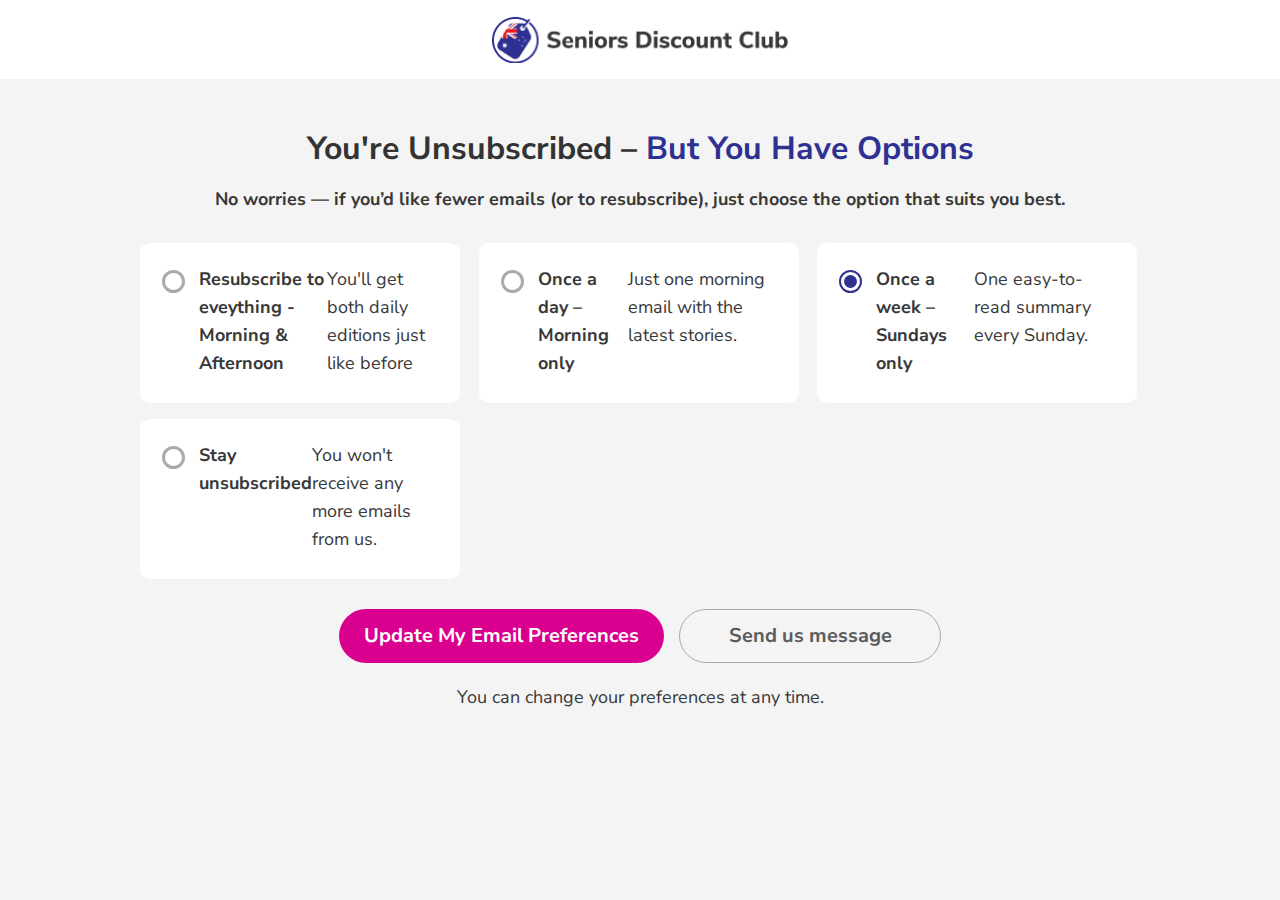
<file: index.html>
<!DOCTYPE html>
<html lang="en">
  <head>
    <meta charset="UTF-8" />
    <meta name="viewport" content="width=device-width, initial-scale=1.0" />
    <title>Email Preferences - Seniors Discount Club</title>
    <link rel="preconnect" href="https://fonts.googleapis.com" />
    <link rel="preconnect" href="https://fonts.gstatic.com" crossorigin />
    <link
      href="https://fonts.googleapis.com/css2?family=Nunito+Sans:ital,opsz,wght@0,6..12,200..1000;1,6..12,200..1000&display=swap"
      rel="stylesheet"
    />
    <link rel="stylesheet" href="style.css" />
  </head>
  <body>
    <header class="site-header">
      <img src="public/sdc_logo.png" alt="Seniors Discount Club Logo" />
      <!-- IMPORTANT: Replace src with your actual logo URL -->
    </header>

    <main class="container">
      <h1>
        You're Unsubscribed –
        <span class="highlight">But You Have Options</span>
      </h1>
      <h5 class="subtitle">
        No worries — if you’d like fewer emails (or to resubscribe), just choose
        the option that suits you best.
      </h5>

      <form action="#" method="post">
        <!-- Add your form action URL here -->
        <div class="options-grid">
          <label for="resubscribe" class="option-card">
            <input
              type="radio"
              id="resubscribe"
              name="subscription_preference"
              value="all"
            />

            <h5 class="option-title">
              Resubscribe to eveything - Morning & Afternoon
            </h5>
            <span class="option-description"
              >You'll get both daily editions just like before</span
            >
          </label>

          <label for="once_day" class="option-card">
            <input
              type="radio"
              id="once_day"
              name="subscription_preference"
              value="morning"
            />

            <h5 class="option-title">Once a day – Morning only</h5>
            <span class="option-description"
              >Just one morning email with the latest stories.</span
            >
          </label>

          <label for="once_week" class="option-card">
            <input
              type="radio"
              id="once_week"
              name="subscription_preference"
              value="sunday"
              checked
            />
            <!-- Default checked here -->

            <h5 class="option-title">Once a week – Sundays only</h5>
            <span class="option-description"
              >One easy-to-read summary every Sunday.</span
            >
          </label>

          <label for="unsubscribed" class="option-card">
            <input
              type="radio"
              id="unsubscribed"
              name="subscription_preference"
              value="none"
            />

            <h5 class="option-title">Stay unsubscribed</h5>
            <span class="option-description"
              >You won't receive any more emails from us.</span
            >
          </label>
        </div>

        <div class="button-group">
          <button type="submit" class="btn btn-primary">
            <h5>Update My Email Preferences</h5>
          </button>
          <button
            type="button"
            class="btn btn-secondary"
            onclick="window.open('https://seniorsdiscountclub.com.au/misc/contact', '_blank')"
          >
            <h5>Send us message</h5>
          </button>
          <!-- Use type="button" if it doesn't submit the form, or change to an <a> link if needed -->
        </div>
      </form>

      <p class="footer-note">You can change your preferences at any time.</p>
    </main>

    <script src="script.js"></script>
    <!-- Link to the JavaScript file -->
  </body>
</html>
</file>
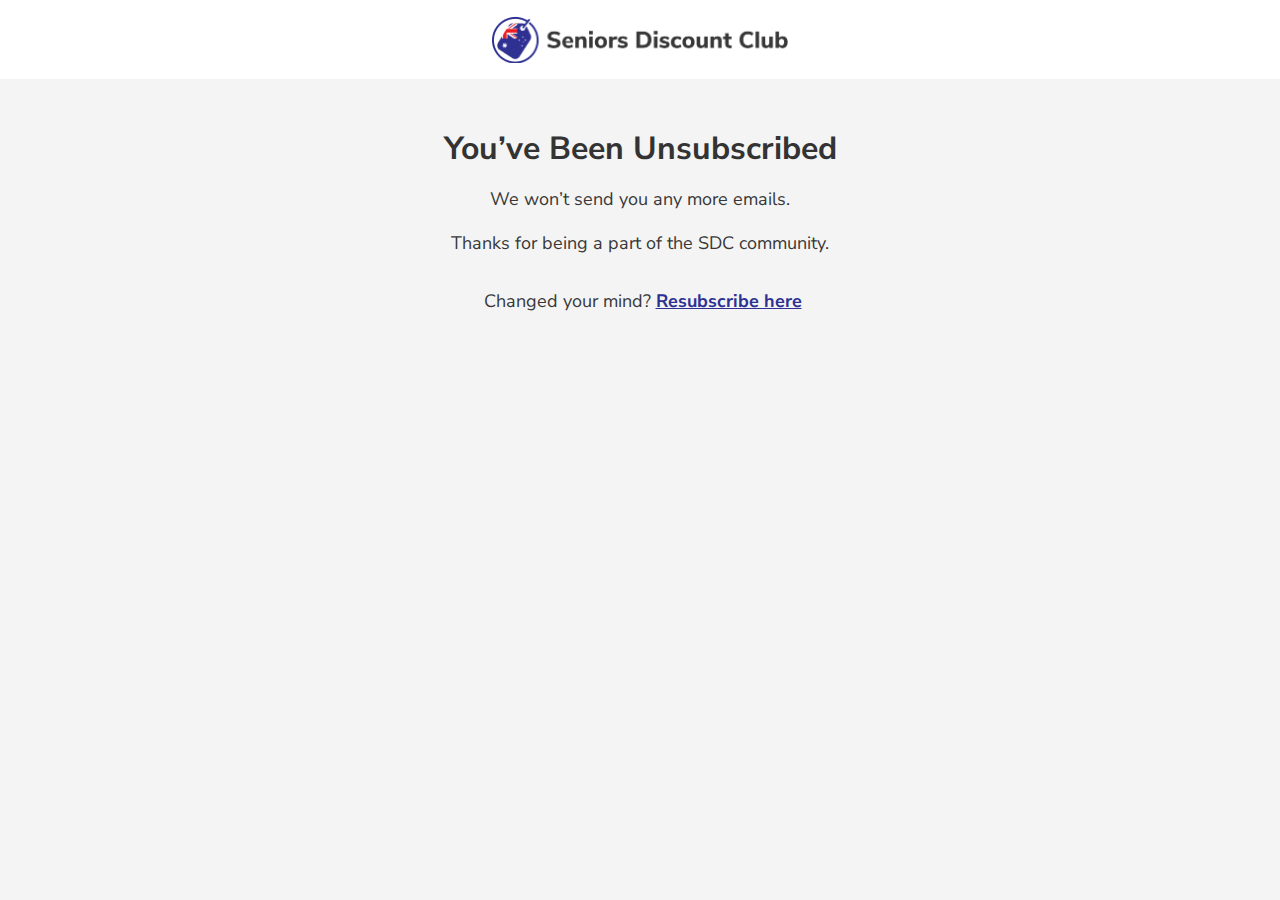
<file: confirm_unsub_page.html>
<!DOCTYPE html>
<html lang="en">
  <head>
    <meta charset="UTF-8" />
    <meta name="viewport" content="width=device-width, initial-scale=1.0" />
    <title>Email Preferences - Seniors Discount Club</title>
    <link rel="preconnect" href="https://fonts.googleapis.com" />
    <link rel="preconnect" href="https://fonts.gstatic.com" crossorigin />
    <link
      href="https://fonts.googleapis.com/css2?family=Nunito+Sans:ital,opsz,wght@0,6..12,200..1000;1,6..12,200..1000&display=swap"
      rel="stylesheet"
    />
    <link rel="stylesheet" href="style.css" />
  </head>
  <body>
    <header class="site-header">
      <img src="public/sdc_logo.png" alt="Seniors Discount Club Logo" />
      <!-- IMPORTANT: Replace src with your actual logo URL -->
    </header>

    <main class="container">
      <h1>You’ve Been Unsubscribed</h1>
      <p class="note first-line">We won’t send you any more emails.</p>
      <p class="note">Thanks for being a part of the SDC community.</p>

      <p class="footer-note">
         Changed your mind?
        <a class="contact-url" href="index.html" rel="noopener noreferrer"
          >Resubscribe here</a
        >
      </p>
    </main>

    <script src="script.js"></script>
    <!-- Link to the JavaScript file -->
  </body>
</html>
<!-- onclick="window.open('https://seniorsdiscountclub.com.au/misc/contact', '_blank')" -->
</file>
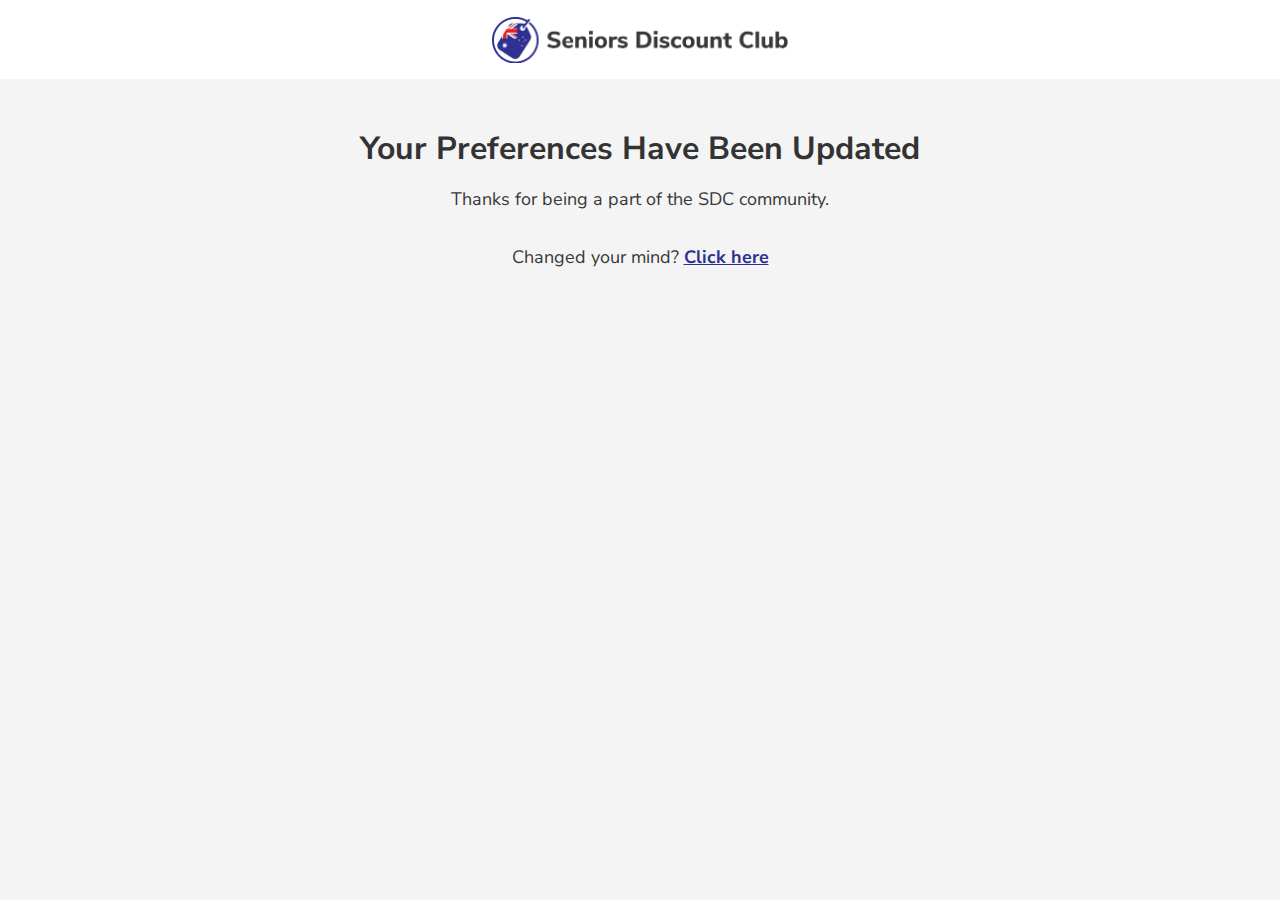
<file: confirm_update_page.html>
<!DOCTYPE html>
<html lang="en">
  <head>
    <meta charset="UTF-8" />
    <meta name="viewport" content="width=device-width, initial-scale=1.0" />
    <title>Email Preferences - Seniors Discount Club</title>
    <link rel="preconnect" href="https://fonts.googleapis.com" />
    <link rel="preconnect" href="https://fonts.gstatic.com" crossorigin />
    <link
      href="https://fonts.googleapis.com/css2?family=Nunito+Sans:ital,opsz,wght@0,6..12,200..1000;1,6..12,200..1000&display=swap"
      rel="stylesheet"
    />
    <link rel="stylesheet" href="style.css" />
  </head>
  <body>
    <header class="site-header">
      <img src="public/sdc_logo.png" alt="Seniors Discount Club Logo" />
      <!-- IMPORTANT: Replace src with your actual logo URL -->
    </header>

    <main class="container">
      <h1>Your Preferences Have Been Updated</h1>
      <p class="note">Thanks for being a part of the SDC community.</p>

      <p class="footer-note">
        Changed your mind?
        <a class="contact-url" href="index.html" rel="noopener noreferrer">
          Click here</a
        >
      </p>
    </main>

    <script src="script.js"></script>
    <!-- Link to the JavaScript file -->
  </body>
</html>
<!-- onclick="window.open('https://seniorsdiscountclub.com.au/misc/contact', '_blank')" -->
</file>
<file: style.css>
:root {
  --primary-color: #da008f;
  --secondary-color: #5b5b5b;
  --secondary-color-2: #aaa;
  --main-text-color: #383838; /* Blue color */
  --sdc-color: #2e3192; /* Pink color */
  --background-color: #f4f4f4; /* Light grey background */
  --background-light-color: #fff; /* White background */
  --gradient-bg-color: linear-gradient(180deg, #dfdfdf 0%, #f4f4f4 100%);
  --border-radius: 10px;
  --border-thickness: 2px;
}
/* Basic Reset & Defaults */
* {
  box-sizing: border-box;
  margin: 0;
  padding: 0;
}

body {
  font-family: "Nunito Sans", sans-serif;
  line-height: 1.6;
  color: #333;
  background: var(--background-color); /* Light grey background */

  padding-bottom: 40px;
}
button {
  font-family: "Nunito Sans", sans-serif;
}

/* Header */
.site-header {
  background-color: #fff; /* White header background */
  padding: 1rem 0;
  text-align: center;
  display: flex;
  justify-content: center;
  margin-bottom: 3.125rem;
}

.site-header img {
  max-height: 47px; /* Adjust as needed */
  width: auto;
}

/* Main Container */
.container {
  max-width: 1000px;
  margin: 0 auto;
  padding: 0;
  text-align: center;
}

h1 {
  font-size: 2rem;
  line-height: 40px;
  color: #333;
  font-weight: 700;
}

h5 {
  font-size: 1.125rem;
  color: var(--main-text-color);
  font-weight: 700;
  line-height: 28px;
}

.container > h1 {
  margin-bottom: 1rem;
}

.container > h1 .highlight {
  color: var(--sdc-color); /* Adjust purple color if needed */
}

h5.subtitle {
  margin-bottom: 1.875rem;
}
/* unsub or update note */
p.note {
  font-size: 1.125rem;
  font-weight: 400;
  line-height: 28px;
  color: var(--main-text-color);
  margin-bottom: 1.875rem; /* Space between note and options */
}

p.note.first-line {
  margin-bottom: 1rem;
}

/* Options Grid */
.options-grid {
  display: grid;
  grid-template-columns: repeat(3, 1fr); /* 4 columns on desktop */
  gap: 16px;
  margin-bottom: 1.875rem; /* Space between options and button group */
  text-align: left;
}

/* Option Card Styling */
.option-card {
  cursor: pointer;

  width: 320px;
  height: 160px;
  background-color: var(--background-light-color);
  border-radius: var(--border-radius);
  padding: 1.25rem; /* 20px padding */
  border: 2px solid #fff; /* Grey border */

  display: flex; /* Use flex to align radio and label */
  flex-direction: row;
  align-items: flex-start; /* Align items to the top */
  gap: 0; /* Space between radio and text */
  transition: border-color 0.3s ease;
  position: relative; /* Needed for potential absolute positioning inside if required */
}

/* Style the selected option card */
.option-card.selected-option {
  border: 2px solid var(--sdc-color); /* Blue border for the selected option */
}

.option-title.selected-title {
  color: var(--sdc-color); /* Change title color for selected option */
}

/* Style the radio button */
.option-card input[type="radio"] {
  appearance: none;
  -webkit-appearance: none; /* For older browsers */
  border: 3px solid var(--secondary-color-2); /* Border color */
  border-radius: 50%; /* Circular shape */
  margin-right: 14px; /* Align roughly with the first line of text */
  margin-top: 5px;
  flex-shrink: 0; /* Prevent radio from shrinking */
  /* Basic sizing if needed */
  width: 23px;
  height: 23px;
  cursor: pointer;
  display: flex; /* Make it a flex container */
  align-items: center; /* Vertical centering */
  justify-content: center; /* Horizontal centering */
}
.option-card input[type="radio"]:checked {
  border: 2.5px solid var(--sdc-color); /* Pink border */
}
input[type="radio"]:checked::before {
  content: "";
  display: block;
  width: 13px;
  height: 13px;
  margin: auto;
  border-radius: 50%;
  background-color: var(--sdc-color); /* Inner circle color */
}

.option-card label {
  display: flex;
  flex-direction: column; /* Stack title and description */
  cursor: pointer;
  width: 100%; /* Make label take full width for easier clicking */
}

h5.option-title {
  margin-bottom: 5px;
}

span.option-description {
  font-size: 1.125rem;
  color: var(--main-text-color);
  line-height: 28px;
  font-weight: 400;
}

/* Button Group */
.button-group {
  display: flex;
  justify-content: center;
  gap: 15px;
  margin-bottom: 1.25rem; /* Space between button group and footer */
  flex-wrap: wrap; /* Allow wrapping on smaller screens if needed */
}

.btn > h5 {
  font-size: 1.25rem;
}

.btn {
  padding: 12px 25px;
  border: none;
  border-radius: 67px; /* Rounded buttons */
  cursor: pointer;
  transition: background-color 0.3s ease, color 0.3s ease, box-shadow 0.3s ease;
  text-decoration: none; /* For potential <a> tags styled as buttons */
  display: inline-block; /* Proper alignment and sizing */
}

.btn-primary {
  background-color: var(--primary-color); /* Pink color */
}
.btn-primary > h5 {
  color: #fff;
}

.btn-primary:hover {
  background-color: #bd3773; /* Darker pink on hover */
  box-shadow: 0 4px 8px rgba(0, 0, 0, 0.1);
}

.btn-secondary {
  background-color: var(--background-color);
  border: 1px solid var(--secondary-color-2);
  flex-basis: 26.125%;
}
.btn-secondary > h5 {
  color: var(--secondary-color);
}
.btn-secondary:hover {
  background-color: #f0f0f0;
  border-color: #bbb;
}

/* Footer Note */
.footer-note {
  font-size: 1.125rem;
  font-weight: 400;
  line-height: 28px;
  color: var(--main-text-color);
}
.contact-url {
  color: var(--sdc-color);
  font-weight: 700;
}

/* --- Mobile Responsiveness --- */
@media (max-width: 991px) {
  /* Adjust breakpoint as needed, e.g. for tablets */
  .container {
    padding: 0 1rem; /* Add some padding on mobile */
    max-width: 100%; /* Full width on mobile */
  }

  .options-grid {
    grid-template-columns: repeat(2, 1fr); /* 2 columns on tablet */
  }
  .option-card {
    width: 100%; /* Full width on tablet */
    height: auto; /* Auto height to fit content */
  }
  .btn-secondary {
    flex-basis: 35%; /* Full width on tablet */
  }
}

@media (max-width: 767px) {
  /* Mobile devices */
  .site-header {
    padding: 0.75rem 0; /* Less padding on mobile */
    margin-bottom: 1.25rem; /* Less margin on mobile */
  }
  .site-header img {
    max-height: 34px;
  }
  .container {
    padding: 0 1rem; /* Add some padding on mobile */
    max-width: 100%; /* Full width on mobile */
  }

  h1 {
    font-size: 1.5rem; /* Smaller font size on mobile */
    line-height: 32px; /* Adjust line height */
  }
  .container > h1 {
    margin-bottom: 1rem;
  }
  h5.subtitle {
    margin-bottom: 1.25rem; /* Less margin on mobile */
    font-weight: 400; /* Lighter font weight */
  }
  .options-grid {
    grid-template-columns: 1fr; /* Stack options vertically */
    gap: 1rem;
    margin-bottom: 1.25rem;
  }
  .option-card {
    width: 100%; /* Full width on mobile */
    height: auto; /* Auto height to fit content */
    padding: 1rem; /* Adjust padding for mobile */
  }
  .button-group {
    flex-direction: column; /* Stack buttons vertically */
    align-items: stretch; /* Make buttons full width */
    gap: 1.25rem; /* Space between buttons */
  }

  .btn {
    width: 100%; /* Make buttons take full width */
    max-width: 350px; /* Optional: limit max button width */
    margin-left: auto;
    margin-right: auto;
  }
  .btn-secondary {
    max-width: 271px;
  }
}
</file>
